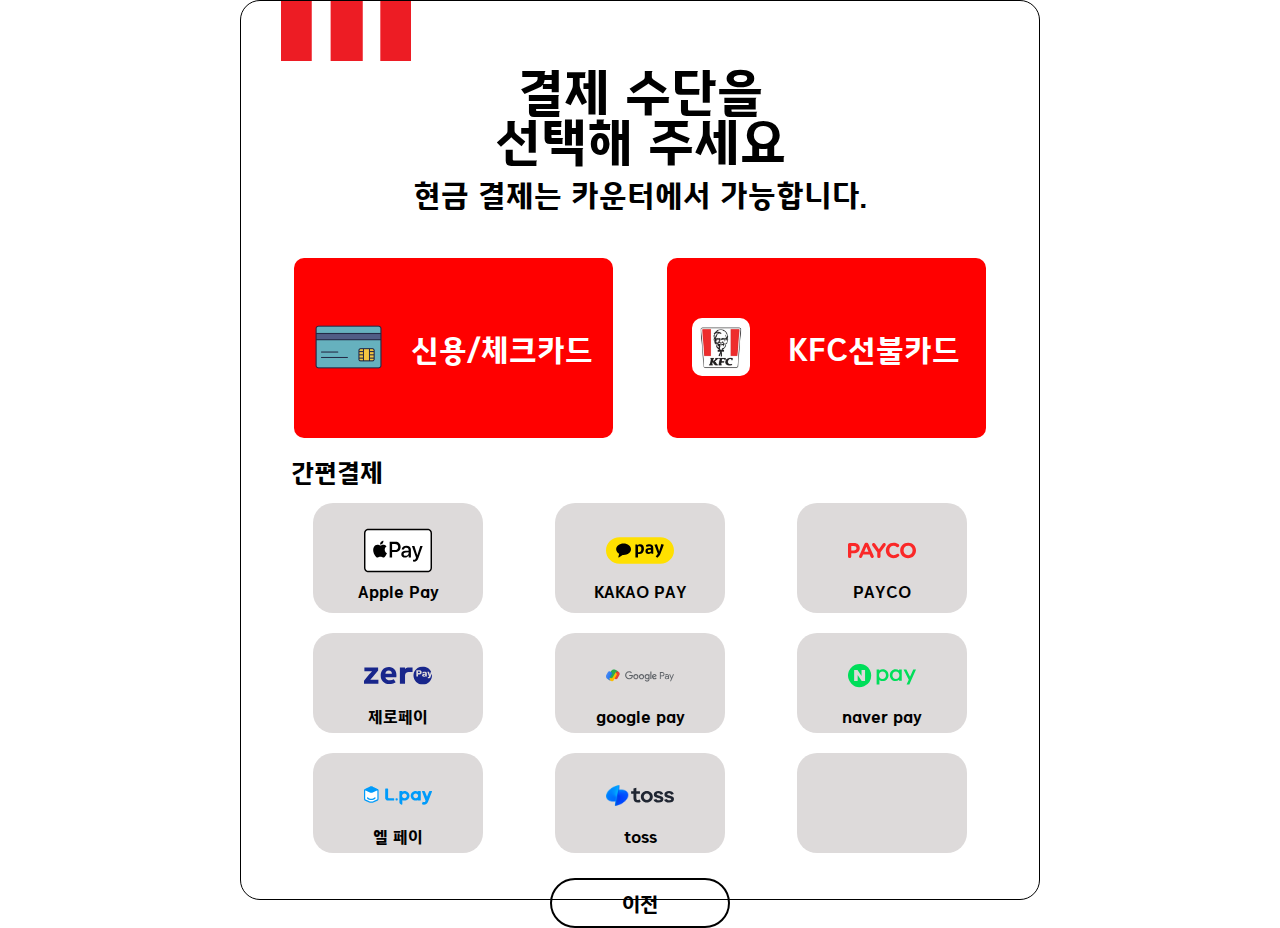
<file: js_eaglesS2/payment.html>
<!DOCTYPE html>
<html lang="ko">
  <head>
    <meta charset="UTF-8" />
    <meta name="viewport" content="width=device-width, initial-scale=1.0" />
    <title>マークもナルド キオスク</title>
    <link rel="stylesheet" href="./css/reset.css" />
    <link rel="stylesheet" href="./css/font.css" />
    <link rel="stylesheet" href="./css/index.css" />
    <link rel="stylesheet" href="./css/payment.css" />
    <link rel="icon" href="./img/ealges.png" type="image/x-icon" />
    <script src="./js/payment.js"></script>
  </head>

  <body>
      <!-- 필수 -->
      <section class="All_Box">

        <header>
          <div style="margin-left: 5%; ">
            <img src="./img/빨간색세줄.png" style="width: 130px; height: 60px;"/>
          </div>
        </header>
        <!-- 해더가 없어도 일단 띄울려면 해드에 스타일 넣고 작업해야해요 나중에 스타일만 빼면 되니깐요 -->
       
        <article>
          <div>
            <p style="font-size: 50px; font-weight: 300; text-align: center;">
              결제 수단을 <br />선택해 주세요
            </p>
          </div>
  
          <div style="margin-top: 15px">
            <p style="font-size: 30px; font-weight: 300; text-align: center">
              현금 결제는 카운터에서 가능합니다.
            </p>
          </div>
  
          <div class="goodPayment_box" onclick="payment()">
            <div class="goodPayment_box_card">
              <div class="goodPayment_box_card_Creditcard">
                <div class="goodPayment_box_card_Creditcard_in">
                  <img
                    class="goodPayment_box_card_Creditcard_img"
                    src="./img/card.png"
                  />
                </div>
                <div>
                  <p class="goodPayment_box_card_Creditcard_p">신용/체크카드</p>
                </div>
              </div>
            </div>
  
            <div class="goodPayment_box_kfccard" onclick="kfc()">
              <div class="goodPayment_box_kfccard_card">
                <div class="goodPayment_box_kfccard_card_in">
                  <img
                    class="goodPayment_box_kfccard_card_img"
                    src="./img/kfc.png"
                  />
                </div>
                <div>
                  <p class="goodPayment_box_card1_Creditcard_p">KFC선불카드</p>
                </div>
              </div>
            </div>
          </div>
  
          <div style="display: flex; margin: 20px 0 0 50px">
            <p style="font-size: 25px; font-weight: 200; text-align: center">
              간편결제
            </p>
          </div>
  
          <div class="EasyPayment_box">
            <div class="EasyPayment_box_card" onclick="apple()">
              <img src="./img/applepay.svg" />
              <p>Apple Pay</p>
            </div>
            <div class="EasyPayment_box_card" onclick="kakao()">
              <img src="./img/kakaopay.svg" />
              <p>KAKAO PAY</p>
            </div>
            <div class="EasyPayment_box_card" onclick="payko()">
              <img src="./img/payco.svg" />
              <p>PAYCO</p>
            </div>
          </div>
  
          <div class="EasyPayment_box1">
            <div class="EasyPayment_box_card1" onclick="zero()">
              <img src="./img/zeropay.svg" />
              <p>제로페이</p>
            </div>
  
            <div class="EasyPayment_box_card1" onclick="google()">
              <img src="./img/googlepay.svg" />
              <p>google pay</p>
            </div>
  
            <div class="EasyPayment_box_card1" onclick="naver()">
              <img src="./img/naverpay.svg" />
              <p>naver pay</p>
            </div>
          </div>
  
          <div class="EasyPayment_box2">
            <div class="EasyPayment_box_card2" onclick="lpay()">
              <img src="./img/lpay.svg" />
              <p>엘 페이</p>
            </div>
  
            <div class="EasyPayment_box_card2" onclick="toss()">
              <img src="./img/toss.svg" />
              <p>toss</p>
            </div>
  
            <div class="EasyPayment_box_card2" onclick="btn()"></div>
          </div>
        </article>

        <footer>
          <div class="footer" onclick="back()">
            <div class="footer_box">
              <p class="footer_box_p">이전</p>
            </div>
          </div>
        </footer>
        
      </section>

      <section class="popBox">
        <div class="popBox_top">
         <div class="popInfo">
           <p class="popInfo-p">IC 카드를 삽입해주세요</p>
            <div class="cardPayBox">
              <img src="./img/cardpay.png"/>
            </div>
            <div class="payment">
              <div class="paymentBox">결제승인</div>
              <div class="paymentBox">결제취소</div>
             </div>
          </div>
         </div>
        </div>
      </section>

      
  </body>
</html>
</file>
<file: js_eaglesS2/css/font.css>
@font-face {
  font-family: 'Gwangyang-Touching';
  src: url('../font/Gwangyang-Touching.ttf') format('truetype');
  font-weight: normal;
  font-style: normal;
}
</file>
<file: js_eaglesS2/css/index.css>
.All_Box {
  width: 800px;
  height: 100vh;
  margin: 0 auto;
  border: 1px solid #000;

  border-radius: 20px;
}

.titleBox {
  display: flex;
  flex-direction: row;
  justify-content: space-between;
  justify-items: center;
  flex: 0 1 auto;
  height: 10%;
}

.title {
  background-color: white;

}

.imgBox {
  display: flex;
  flex-direction: column;
}

.logImg {
  width: 80px;
  height: 40px;
  margin: 20px 10px 1px 20px;
}

.bigFather {
  width: 100px;
  margin: 1px 10px 1px 10px;
}

.textBox {
  display: flex;
  justify-content: center;
  flex-direction: column;
  margin: 10px;
}

.slider {
  position: relative;
  overflow: hidden;
  width: 100%;
  height: 67%;
  flex: 1 1 auto;
}

.slide {
  position: absolute;
  top: 0;
  left: 0;
  width: 100%;
  height: 100%;
  background-size: contain;
  background-position: center;
  background-repeat: no-repeat;

  animation: slider 9s infinite linear;

}

.slide:nth-child(1) {
  background-image: url(../img/event1.avif);
  animation-delay: 0;
}

.slide:nth-child(2) {
  background-image: url(../img/행사2.jpg);
  animation-delay: -3s;
}

.slide:nth-child(3) {
  background-image: url(../img/행사3.jpg);
  animation-delay: -6s;
}

@keyframes slider {
  0% {
    transform: translateX(0);
  }

  26% {
    transform: translateX(0);
  }

  33% {
    transform: translateX(-100%);
    animation-timing-function: step-end;
  }

  93% {
    transform: translateX(100%);
  }

  100% {
    transform: translateX(0);
  }
}

.payMentTitle {
  font-size: 50px;
  font-weight: bold;
  text-align: right;
  margin: 15px 20px 5px 5px;
}

.paymentInfo {
  font-size: 25px;
  text-align: right;
  margin: 10px 20px 15px 5px;
}

.buttonImg {
  width: 30px;
  height: 30px;
  margin-right: 20px;
  margin-left: 10px;
}

.buttonBox {
  display: flex;
  justify-content: space-around;
  align-items: center;
  height: 10.7%;
  background-color: white;
  flex: 0 1 auto;

}

.here {
  display: flex;
  align-items: center;
  border-radius: 2em;
  border: 1px solid #d8d8d8;
  width: 230px;
  height: 60px;
  justify-content: center;
  cursor: pointer;
  background: linear-gradient(#f9f9f9, #e5e4e4);
  box-shadow: 1px 1px 1px 1px #bebebe;
  font-size: 23px;
}

.takeaway {
  display: flex;
  align-items: center;
  border-radius: 2em;
  border: 1px solid #d8d8d8;
  width: 230px;
  height: 60px;
  justify-content: center;
  cursor: pointer;
  background: linear-gradient(#f9f9f9, #e5e4e4);
  box-shadow: 1px 1px 1px 1px #bebebe;
  font-size: 23px;
}

.footerBox {
  display: flex;
  justify-content: center;
  background-color: rgb(39, 39, 39);
  height: 51.5px;
  flex: 0 1 auto;
  align-items: center;
}

.languageBox {
  display: flex;
  text-align: center;
  justify-content: center;
  color: white;
  width: 15%;
  height: 63%;
  background-color: gray;
  border-radius: 2em;
  margin-top: auto;
  margin-bottom: auto;
  margin: 80px;
  cursor: pointer;
  align-items: center;
}

.guideBox {
  color: white;
  margin: 80px;
}

.fade-out {
  animation: fadeOut 5s forwards;
}

@keyframes fadeOut {
  from {
    opacity: 1;
  }

  to {
    opacity: 0;
    visibility: hidden;
  }
}

#btnfadeIn {
  position: absolute;
  top: 0;
  background-color: white;
  width: 100%;
  height: 100vh;
  overflow: hidden;
}

#btnfadeIn div iframe {
  width: 100vw;
  height: 100vh;
}

#video html body video {
  width: 100vw;
}
</file>
<file: js_eaglesS2/css/payment.css>
.All_Box {
    width: 800px;
    height: 100vh;
    margin: auto;
    border: 1px solid #000;
}

.EasyPayment_box {
    display: flex;
    justify-content: space-evenly;
    width: 100%;
    margin-top: 20px;

}

.EasyPayment_box_card {
    width: 170px;
    height: 110px;
    display: flex;
    flex-direction: column;
    justify-content: center;
    align-items: center;
    background-color: rgb(221, 218, 218);
    border-radius: 20px;
}

.EasyPayment_box_card>img {
    width: 40%;
    height: auto;
    min-height: 65px;
    cursor: pointer;
}

.EasyPayment_box_card>p {
    cursor: pointer;

}


.EasyPayment_box1 {
    display: flex;
    justify-content: space-evenly;
    width: 100%;
    margin-top: 20px;
}

.EasyPayment_box_card1 {
    width: 170px;
    height: 100px;
    display: flex;
    flex-direction: column;
    justify-content: center;
    align-items: center;
    background-color: rgb(221, 218, 218);
    border-radius: 20px;
}

.EasyPayment_box_card1>img {
    width: 40%;
    height: auto;
    min-height: 65px;
    cursor: pointer;
}

.EasyPayment_box_card1>p {
    cursor: pointer;
}

.EasyPayment_box2 {
    display: flex;
    justify-content: space-evenly;
    width: 100%;
    margin-top: 20px;
}

.EasyPayment_box_card2 {
    width: 170px;
    height: 100px;
    display: flex;
    flex-direction: column;
    justify-content: center;
    align-items: center;
    background-color: rgb(221, 218, 218);
    border-radius: 20px;
}

.EasyPayment_box_card2>img {
    width: 40%;
    height: auto;
    min-height: 65px;
    cursor: pointer;
}

.EasyPayment_box_card2>p {

    cursor: pointer;
}





.goodPayment_box {
    display: flex;
    justify-content: space-evenly;
    width: 100%;
    margin-top: 50px;
    cursor: pointer;
}

.goodPayment_box_card {
    width: calc(100%/2.5);
    height: 180px;
    background-color: red;
    border-radius: 10px;
}

.goodPayment_box_card_Creditcard {
    display: flex;
    align-items: center;
    justify-content: center;
    width: 100%;
    height: 100%;
}

.goodPayment_box_card_Creditcard_in {
    height: auto;
    max-width: 30%;
}

.goodPayment_box_card_Creditcard_img {
    width: 70%
}

.goodPayment_box_card_Creditcard_p {
    color: white;
    font-size: 30px;
}







.goodPayment_box_kfccard {
    width: calc(100%/2.5);
    height: 180px;
    background-color: red;
    border-radius: 10px;
    cursor: pointer;
}

.goodPayment_box_kfccard_card {
    display: flex;
    align-items: center;
    justify-content: center;
    width: 100%;
    height: 100%;
}

.goodPayment_box_kfccard_card_in {
    height: auto;
    max-width: 30%;
}

.goodPayment_box_kfccard_card_img {
    width: 60%;
    height: auto;
    border-radius: 10px;

}

.goodPayment_box_card1_Creditcard_p {
    color: white;
    font-size: 30px;
}


.footer {
    display: flex;
    justify-content: center;
    width: 100%;
    margin-top: 25px;
}

.footer_box {
    width: 180px;
    height: 50px;
    border: 2px solid black;
    border-radius: 50px;
    display: flex;
    justify-content: center;
    align-items: center;
    cursor: pointer;
}

.footer_box_p {
    font-size: 20px;
    font-weight: 50;
    text-align: center
}

.footer_box:hover {
    background-color: red;
   
}
.footer_box:hover a{
    color: white;
}
.popBox{
    justify-content: center;
    position: absolute;
    width: 100% ;
    height: 100vh;
    top: 0; left: 0;
    background-color: rgba(0, 0, 0, 0.700);
    display: none;
}
.popInfo{
    background-color: white;
    width: 500px ;
    height: 500px ;
    border-radius: 10px;
}
.popInfo-p{
    font-size: 30px;
    font-weight: 300;
    text-align: center;
    margin-top: 50px;
}
.popBox_top{
    display: flex;
    justify-content: center;
    align-items: center;
    height: 100vh;
}
.cardPayBox{
    text-align: center;
    height: 150px;
    border-top : 1px solid #000;
    border-bottom: 1px solid #000;
    margin: 60px;
}

.payment{
    display: flex;
    justify-content: space-around;
    margin-top: 50px;
}

.paymentBox{
    width: 150px;
    border: 1px solid black;
    cursor: pointer;
    padding: 10px;
    border-radius: 30px;
    display: flex;
    justify-content: center;
    align-items: center;
    font-size: 20px;
}

.paymentBox:hover {
    background-color: red;
    color: white;
}
</file>
